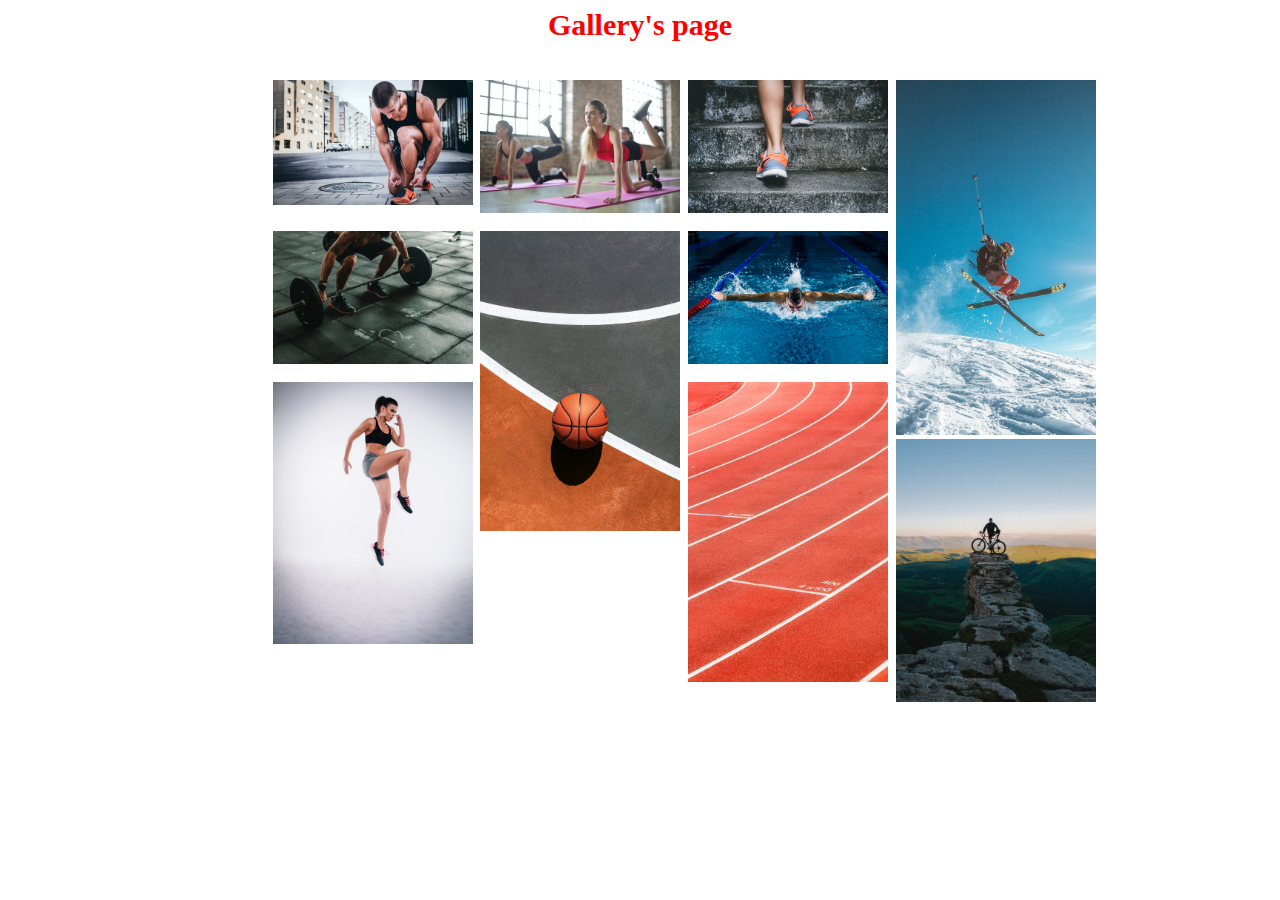
<file: ex01/src/index.html>
<html lang="en">
<head>
    <link rel="stylesheet" text="text/css" href="/ex01/src/index.css">
    <script src="/ex01/src/index.js"></script>
    <meta charset="UTF-8">
    <meta http-equiv="X-UA-Compatible" content="IE=edge">
    <meta name="viewport" content="width=device-width, initial-scale=1.0">
    <title>Gallery's page</title>
</head>
<body>
    <h1 class="h1">Gallery's page</h1>
    <div class="row">
        <div class="container">
            <img src="/ex01/images/img1.jpg" style="width: 200px;" alt="Marathon" onclick="onClick">
            
        </div>
        <div class="container">
            <img src="/ex01/images/img2.jpg" style="width: 200px;" alt="Gymnastic" onclick="onClick">
            
        </div>
        <div class="container">
            <img src="/ex01/images/img3.jpg" style="width: 200px;" alt="Climbing" onclick="onClick">
            
        </div>
        <div class="container">
            <img src="/ex01/images/img4.jpg" style="width: 200px;" alt="Skiing" onclick="onClick">
            
        </div>
        <div class="container">
            <img src="/ex01/images/img5.jpg" style="width: 200px;" alt="Weight lifting" onclick="onClick">
            
        </div>
        <div class="container">
            <img src="/ex01/images/img6.jpg" style="width: 200px;" alt="Basketball" onclick="onClick">
            
        </div>
        <div class="container">
            <img src="/ex01/images/img7.jpg" style="width: 200px;" alt="Swimming" onclick="onClick">
            
        </div>
        <div class="container">
            <img src="/ex01/images/img8.jpg" style="width: 200px;" alt="Jogging" onclick="onClick">
            
        </div>
        <div class="container">
            <img src="/ex01/images/img9.jpg" style="width: 200px;" alt="Running" onclick="onClick">
            
        </div>
        <div class="container">
            <img src="/ex01/images/img10.jpg" style="width: 200px;" alt="Cycling" onclick="onClick">
         
        </div>
        <div id="modal" class="modal3" onclick="onClick">
        <img class="modalcontent" id="img" width="100%"></div>
    </div>
    
</body>
</html>
</file>
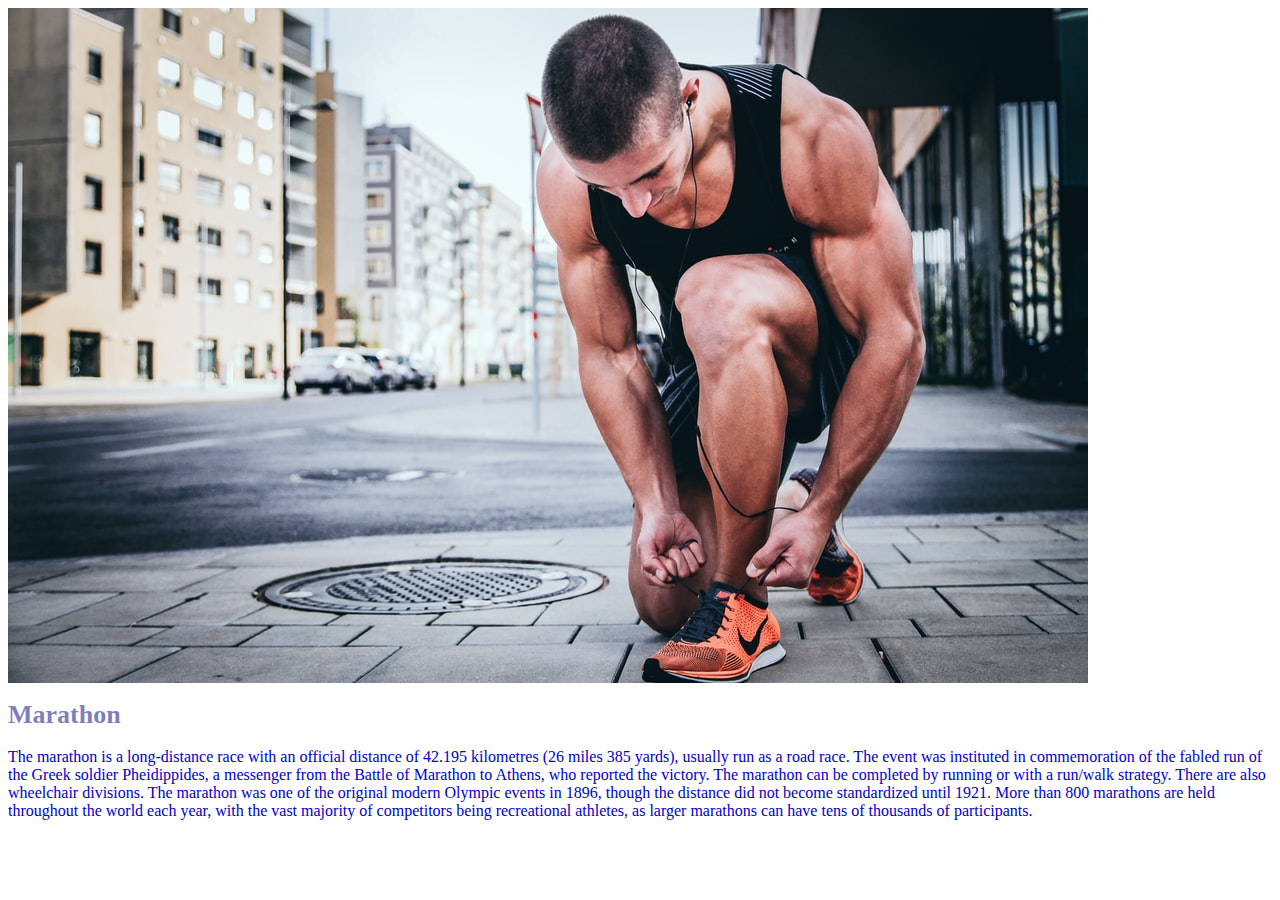
<file: ex01/src/image1.html>
<html>
<head>
<link rel="stylesheet" text="text/css" href="/ex01/src/index.css">
<script src="/ex01/src/index.js"></script>
<body>
<div class="container">
<img src="/ex01/images/img1.jpg" style="width: auto;" alt="Marathon" onclick="onClick">
<div class="title1"><h1>Marathon</h1></div>
<p class="opis">The marathon is a long-distance race with an official distance of 42.195 kilometres (26 miles 385 yards), usually run as a road race. The event was instituted in commemoration of the fabled run of the Greek soldier Pheidippides, a messenger from the Battle of Marathon to Athens, who reported the victory. The marathon can be completed by running or with a run/walk strategy. There are also wheelchair divisions.
 The marathon was one of the original modern Olympic events in 1896, though the distance did not become standardized until 1921. More than 800 marathons are held throughout the world each year, with the vast majority of competitors being recreational athletes, as larger marathons can have tens of thousands of participants.</p>
</div>
</body>
</head>
</html>
</file>
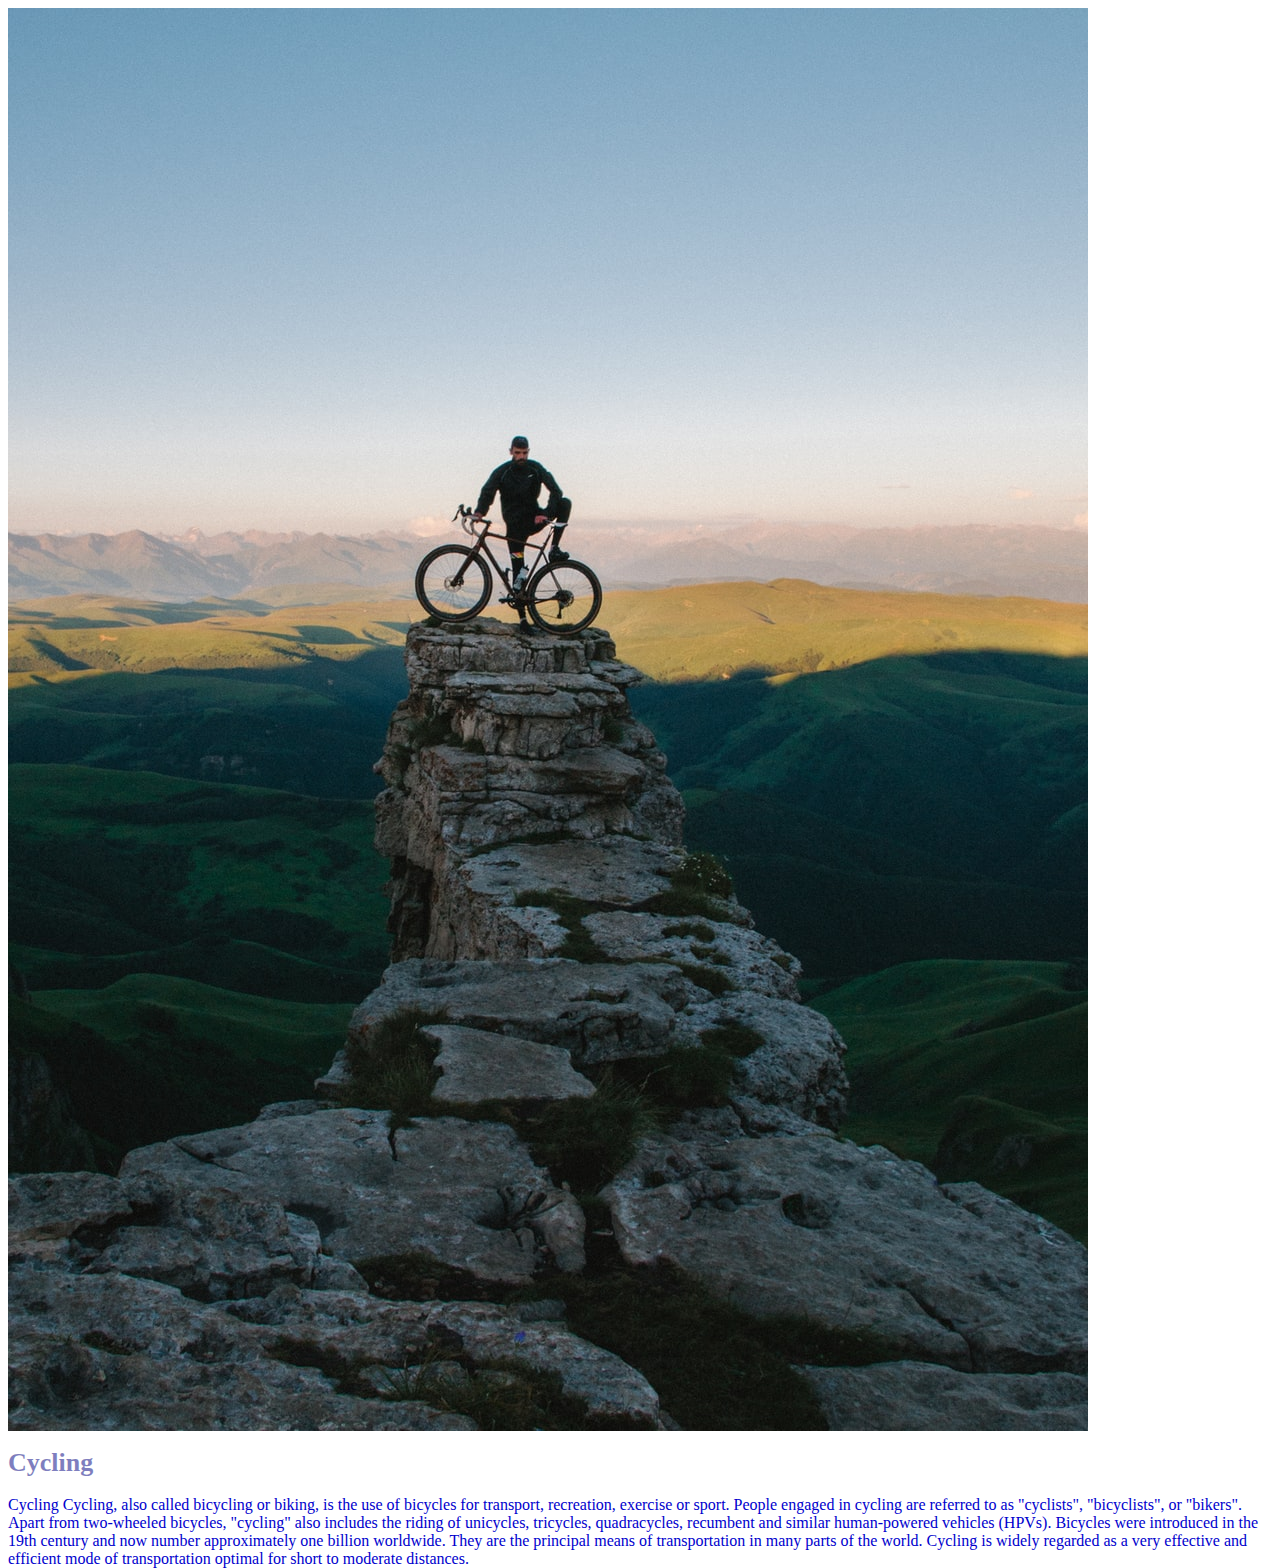
<file: ex01/src/image10.html>
<html>
<head>
<link rel="stylesheet" text="text/css" href="/ex01/src/index.css">
<script src="/ex01/src/index.js"></script>
<body>
<div class="container">
<img src="/ex01/images/img10.jpg" style="width: auto;" alt="Cycling" onclick="onClick">
<div class="title1"><h1>Cycling</h1></div>
<p class="opis">Cycling
Cycling, also called bicycling or biking, is the use of bicycles for transport, recreation, exercise or sport. People engaged in cycling are referred to as "cyclists", "bicyclists", or "bikers". Apart from two-wheeled bicycles, "cycling" also includes the riding of unicycles, tricycles, quadracycles, recumbent and similar human-powered vehicles (HPVs).
Bicycles were introduced in the 19th century and now number approximately one billion worldwide. They are the principal means of transportation in many parts of the world.
Cycling is widely regarded as a very effective and efficient mode of transportation optimal for short to moderate distances.</p>
</div>
</body>
</head>
</html>
</file>
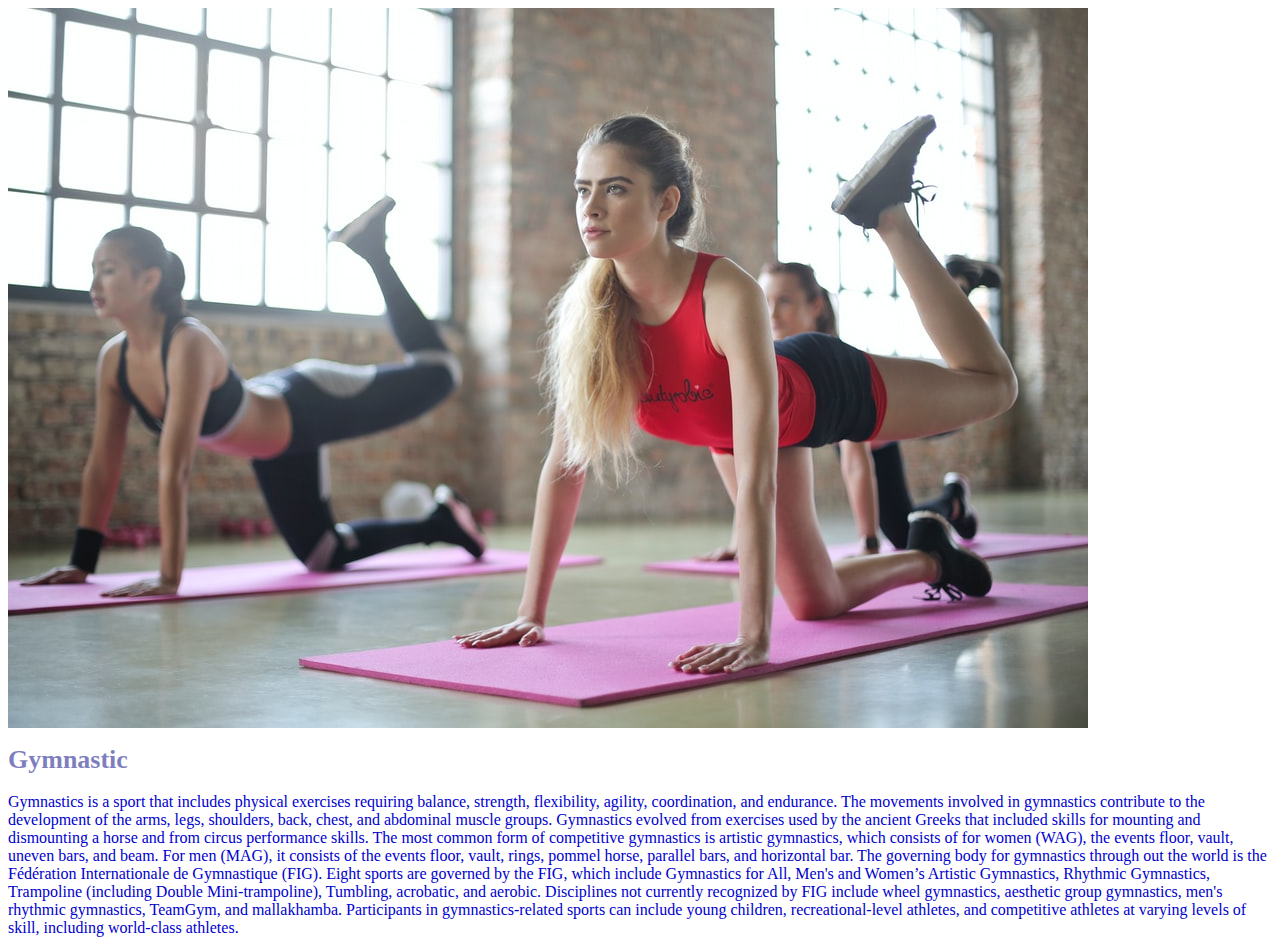
<file: ex01/src/image2.html>
<html>
<head>
<link rel="stylesheet" text="text/css" href="/ex01/src/index.css">
<script src="/ex01/src/index.js"></script>
<body>
<div class="container">
<img src="/ex01/images/img2.jpg" style="width: auto;" alt="Gymnastic" onclick="onClick">
<div class="title1"><h1>Gymnastic</h1></div>
<p class="opis">Gymnastics is a sport that includes physical exercises requiring balance, strength, flexibility, agility, coordination, and endurance. The movements involved in gymnastics contribute to the development of the arms, legs, shoulders, back, chest, and abdominal muscle groups. Gymnastics evolved from exercises used by the ancient Greeks that included skills for mounting and dismounting a horse and from circus performance skills.
The most common form of competitive gymnastics is artistic gymnastics, which consists of for women (WAG), the events floor, vault, uneven bars, and beam. For men (MAG), it consists of the events floor, vault, rings, pommel horse, parallel bars, and horizontal bar. The governing body for gymnastics through out the world is the Fédération Internationale de Gymnastique (FIG). Eight sports are governed by the FIG, which include Gymnastics for All, Men's and Women’s Artistic Gymnastics, Rhythmic Gymnastics, Trampoline (including Double Mini-trampoline), Tumbling, acrobatic, and aerobic. Disciplines not currently recognized by FIG include wheel gymnastics, aesthetic group gymnastics, men's rhythmic gymnastics, TeamGym, and mallakhamba.
Participants in gymnastics-related sports can include young children, recreational-level athletes, and competitive athletes at varying levels of skill, including world-class athletes.</p>
</div>
</body>
</head>
</html>
</file>
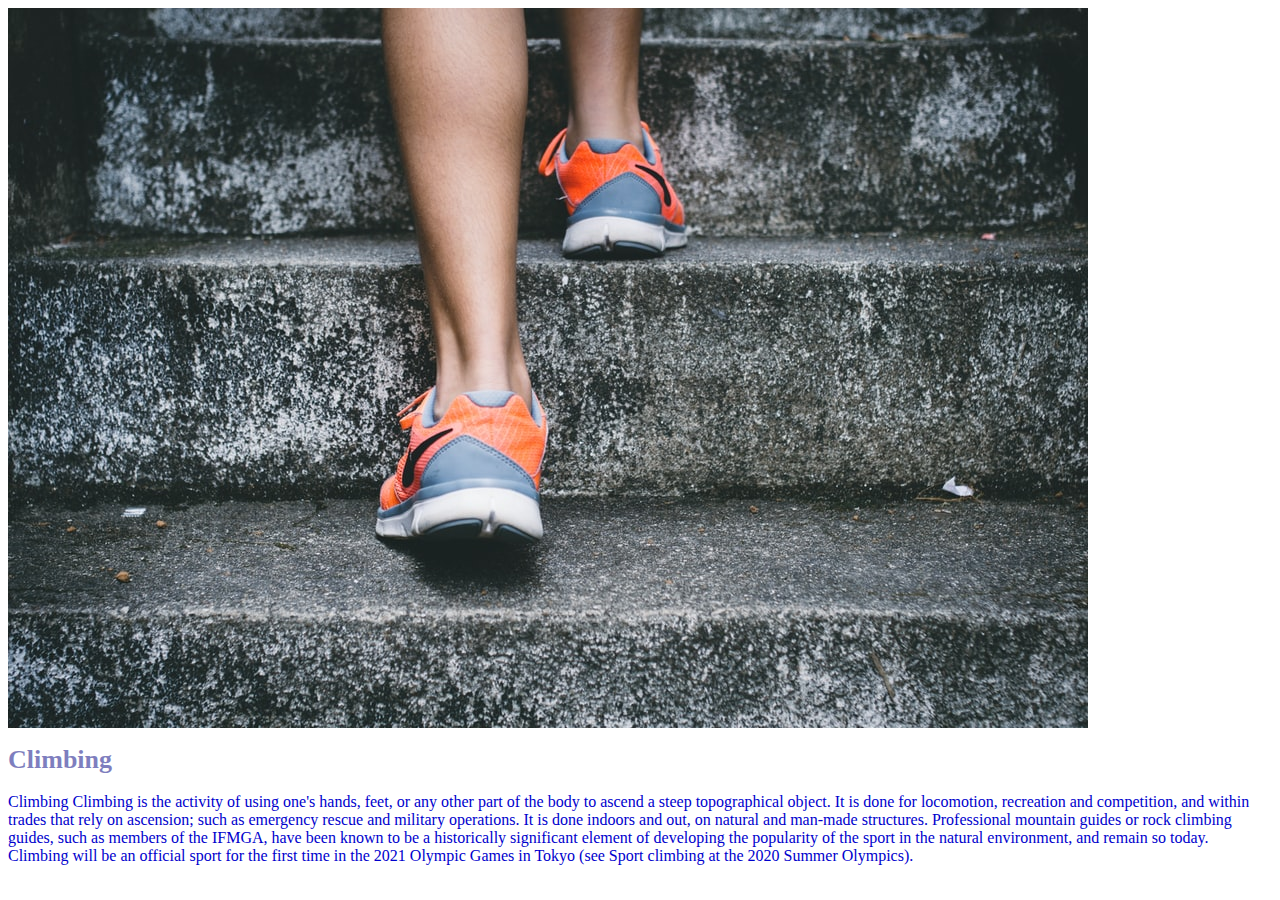
<file: ex01/src/image3.html>
<html>
<head>
<link rel="stylesheet" text="text/css" href="/ex01/src/index.css">
<script src="/ex01/src/index.js"></script>
<body>
<div class="container">
<img src="/ex01/images/img3.jpg" style="width: auto;" alt="Climbing" onclick="onClick">
<div class="title1"><h1>Climbing</h1></div>
<p class="opis">Climbing
Climbing is the activity of using one's hands, feet, or any other part of the body to ascend a steep topographical object. It is done for locomotion, recreation and competition, and within trades that rely on ascension; such as emergency rescue and military operations. It is done indoors and out, on natural and man-made structures. 
Professional mountain guides or rock climbing guides, such as members of the IFMGA, have been known to be a historically significant element of developing the popularity of the sport in the natural environment, and remain so today.
Climbing will be an official sport for the first time in the 2021 Olympic Games in Tokyo (see Sport climbing at the 2020 Summer Olympics).</p>
</div>
</body>
</head>
</html>
</file>
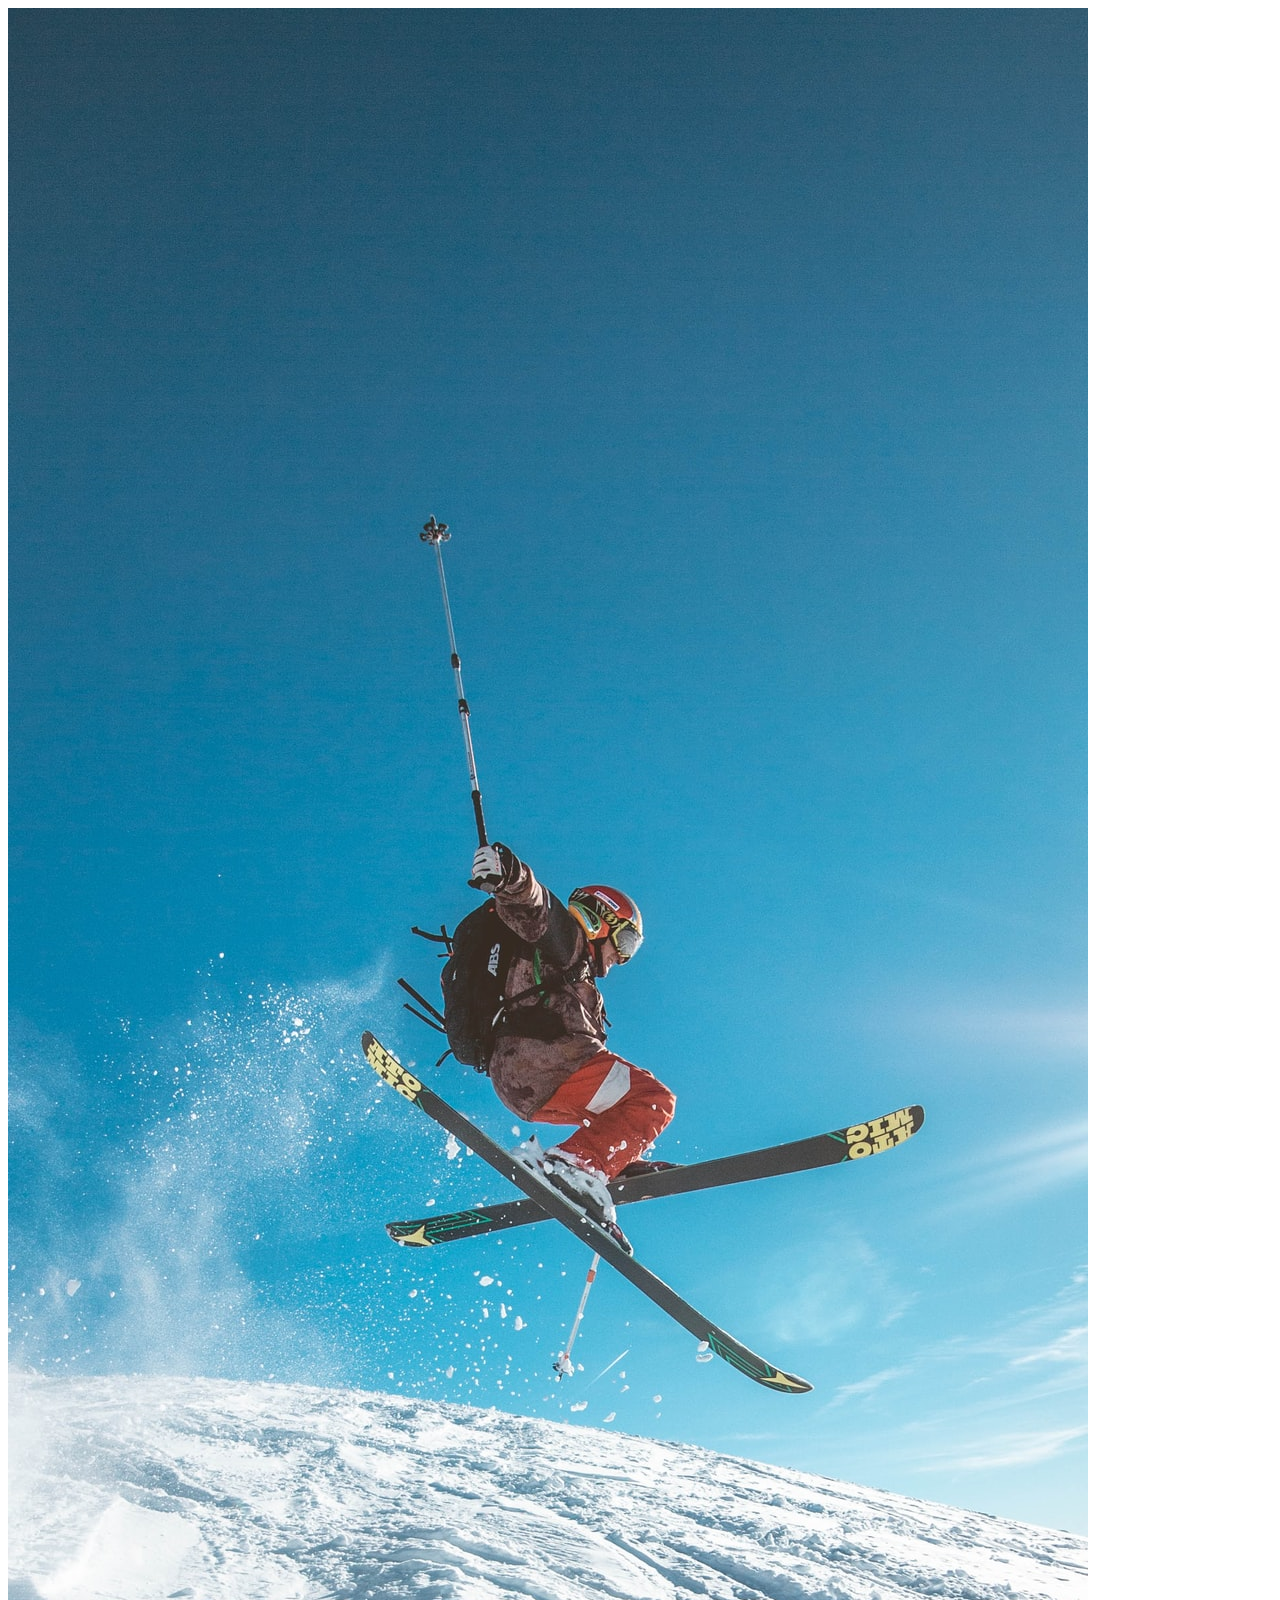
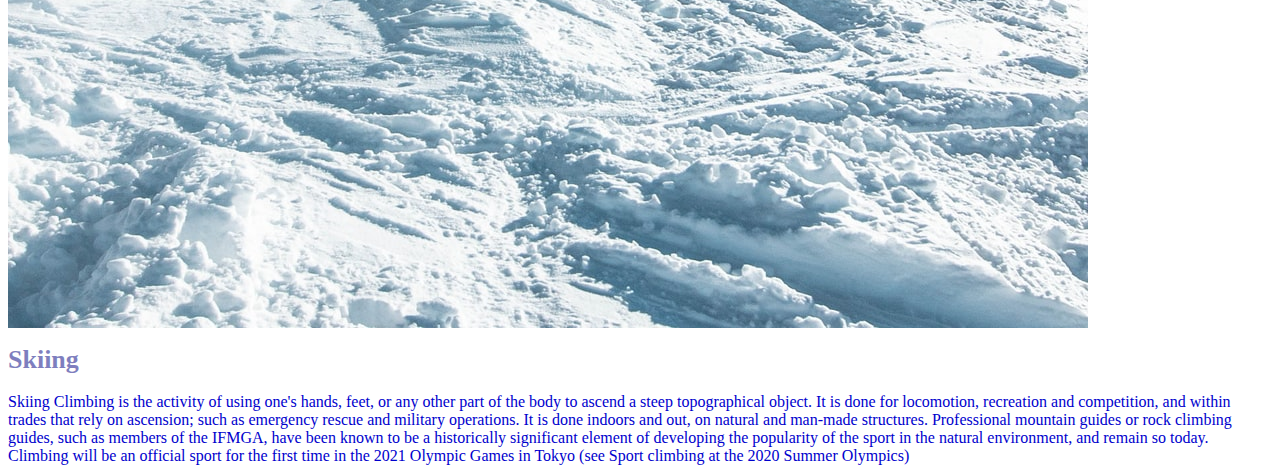
<file: ex01/src/image4.html>
<html>
<head>
<link rel="stylesheet" text="text/css" href="/ex01/src/index.css">
<script src="/ex01/src/index.js"></script>
<body>
<div class="container">
<img src="/ex01/images/img4.jpg" style="width: auto;" alt="Skiing" onclick="onClick">
<div class="title1"><h1>Skiing</h1></div>
<p class="opis">Skiing
Climbing is the activity of using one's hands, feet, or any other part of the body to ascend a steep topographical object. It is done for locomotion, recreation and competition, and within trades that rely on ascension; such as emergency rescue and military operations. It is done indoors and out, on natural and man-made structures.
Professional mountain guides or rock climbing guides, such as members of the IFMGA, have been known to be a historically significant element of developing the popularity of the sport in the natural environment, and remain so today.
Climbing will be an official sport for the first time in the 2021 Olympic Games in Tokyo (see Sport climbing at the 2020 Summer Olympics)</p>
</div>
</body>
</head>
</html>
</file>
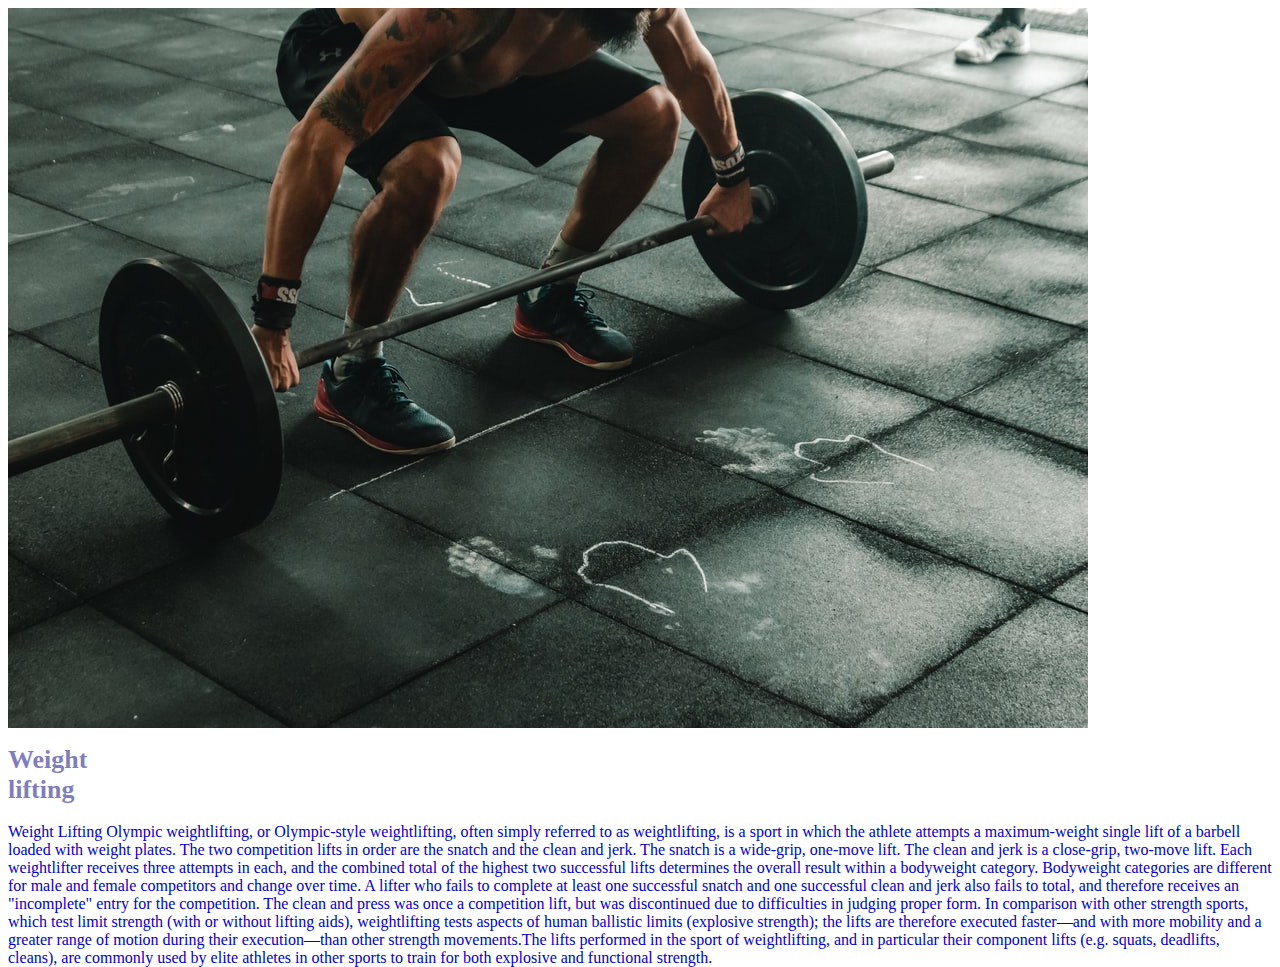
<file: ex01/src/image5.html>
<html>
<head>
<link rel="stylesheet" text="text/css" href="/ex01/src/index.css">
<script src="/ex01/src/index.js"></script>
<body>
<div class="container">
<img src="/ex01/images/img5.jpg" style="width: auto;" alt="Weight lifting" onclick="onClick">
<div class="title1"><h1>Weight lifting</h1></div>
<p class="opis">
Weight Lifting
Olympic weightlifting, or Olympic-style weightlifting, often simply referred to as weightlifting, is a sport in which the athlete attempts a maximum-weight single lift of a barbell loaded with weight plates.
The two competition lifts in order are the snatch and the clean and jerk. The snatch is a wide-grip, one-move lift. The clean and jerk is a close-grip, two-move lift. Each weightlifter receives three attempts in each, and the combined total of the highest two successful lifts determines the overall result within a bodyweight category. Bodyweight categories are different for male and female competitors and change over time. A lifter who fails to complete at least one successful snatch and one successful clean and jerk also fails to total, and therefore receives an "incomplete" entry for the competition. The clean and press was once a competition lift, but was discontinued due to difficulties in judging proper form.
In comparison with other strength sports, which test limit strength (with or without lifting aids), weightlifting tests aspects of human ballistic limits (explosive strength); the lifts are therefore executed faster—and with more mobility and a greater range of motion during their execution—than other strength movements.The lifts performed in the sport of weightlifting, and in particular their component lifts (e.g. squats, deadlifts, cleans), are commonly used by elite athletes in other sports to train for both explosive and functional strength.</p>
</div>
</body>
</head>
</html>
</file>
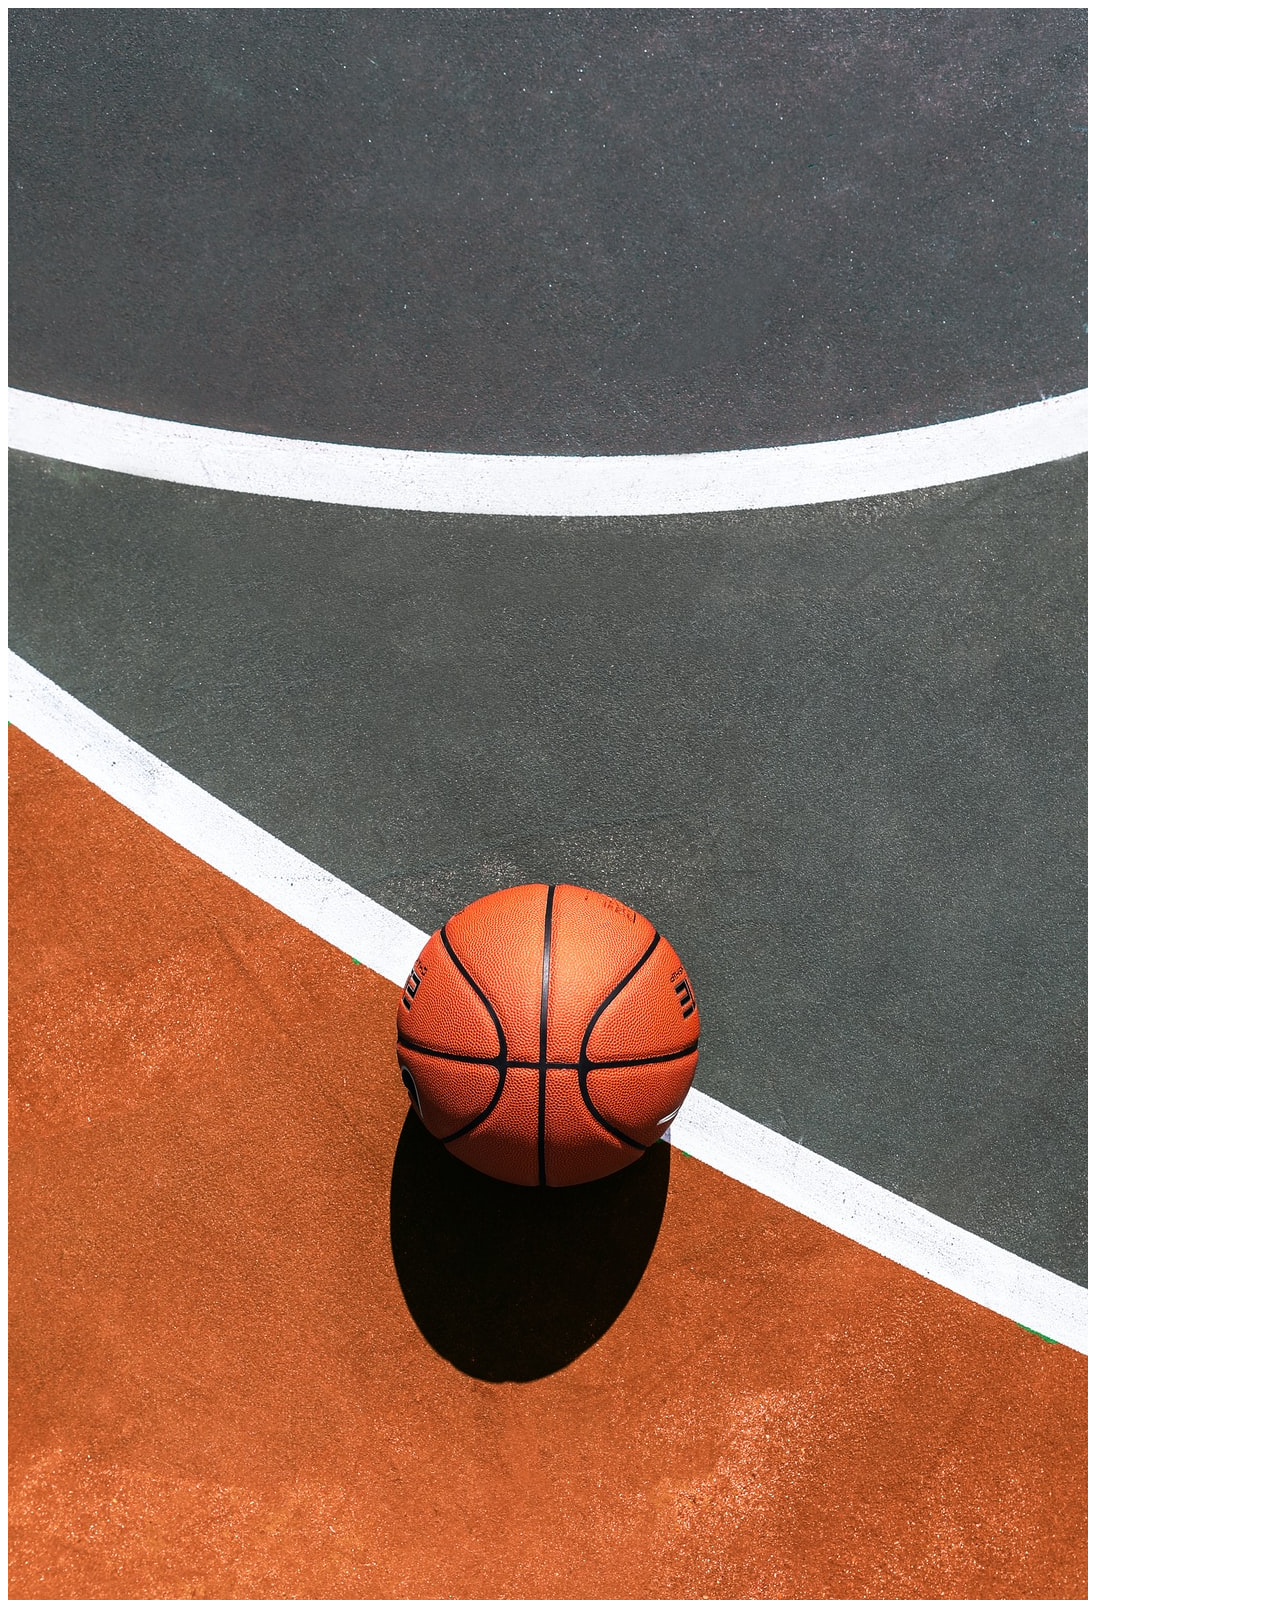
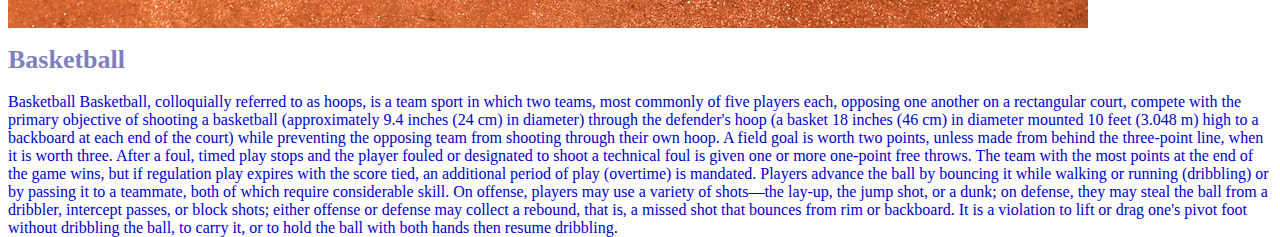
<file: ex01/src/image6.html>
<html>
<head>
<link rel="stylesheet" text="text/css" href="/ex01/src/index.css">
<script src="/ex01/src/index.js"></script>
<body>
<div class="container">
<img src="/ex01/images/img6.jpg" style="width: auto;" alt="Basketball" onclick="onClick">
<div class="title1"><h1>Basketball</h1></div>
<p class="opis">Basketball
Basketball, colloquially referred to as hoops, is a team sport in which two teams, most commonly of five players each, opposing one another on a rectangular court, compete with the primary objective of shooting a basketball (approximately 9.4 inches (24 cm) in diameter) through the defender's hoop (a basket 18 inches (46 cm) in diameter mounted 10 feet (3.048 m) high to a backboard at each end of the court) while preventing the opposing team from shooting through their own hoop. A field goal is worth two points, unless made from behind the three-point line, when it is worth three. After a foul, timed play stops and the player fouled or designated to shoot a technical foul is given one or more one-point free throws. The team with the most points at the end of the game wins, but if regulation play expires with the score tied, an additional period of play (overtime) is mandated.
Players advance the ball by bouncing it while walking or running (dribbling) or by passing it to a teammate, both of which require considerable skill. On offense, players may use a variety of shots—the lay-up, the jump shot, or a dunk; on defense, they may steal the ball from a dribbler, intercept passes, or block shots; either offense or defense may collect a rebound, that is, a missed shot that bounces from rim or backboard. It is a violation to lift or drag one's pivot foot without dribbling the ball, to carry it, or to hold the ball with both hands then resume dribbling.</p>
</div>
</body>
</head>
</html>
</file>
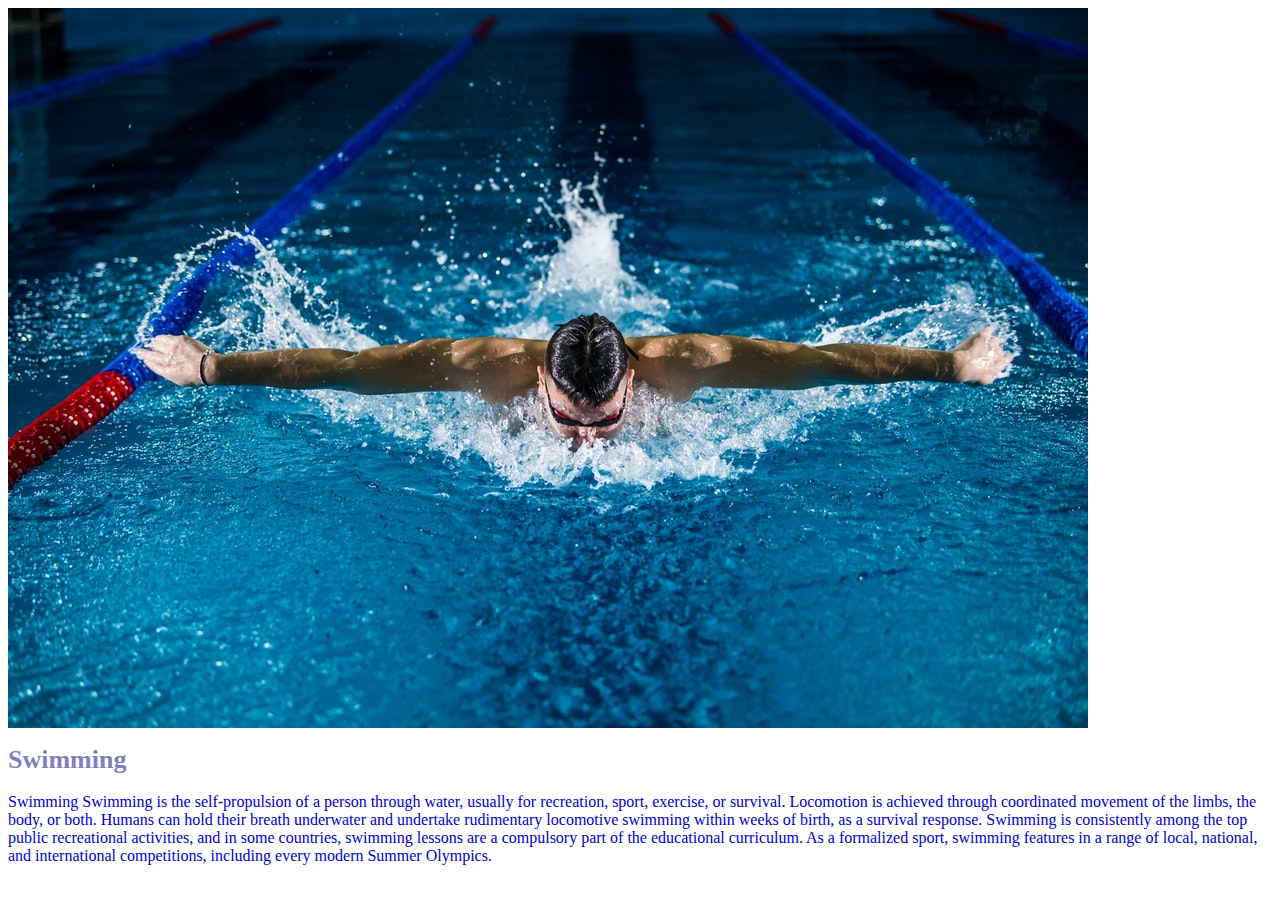
<file: ex01/src/image7.html>
<html>
<head>
<link rel="stylesheet" text="text/css" href="/ex01/src/index.css">
<script src="/ex01/src/index.js"></script>
<body>
<div class="container">
<img src="/ex01/images/img7.jpg" style="width: auto;" alt="Swimming" onclick="onClick">
<div class="title1"><h1>Swimming</h1></div>
<p class="opis">Swimming
Swimming is the self-propulsion of a person through water, usually for recreation, sport, exercise, or survival. Locomotion is achieved through coordinated movement of the limbs, the body, or both. Humans can hold their breath underwater and undertake rudimentary locomotive swimming within weeks of birth, as a survival response.
Swimming is consistently among the top public recreational activities, and in some countries, swimming lessons are a compulsory part of the educational curriculum. As a formalized sport, swimming features in a range of local, national, and international competitions, including every modern Summer Olympics.</p>
</div>
</body>
</head>
</html>
</file>
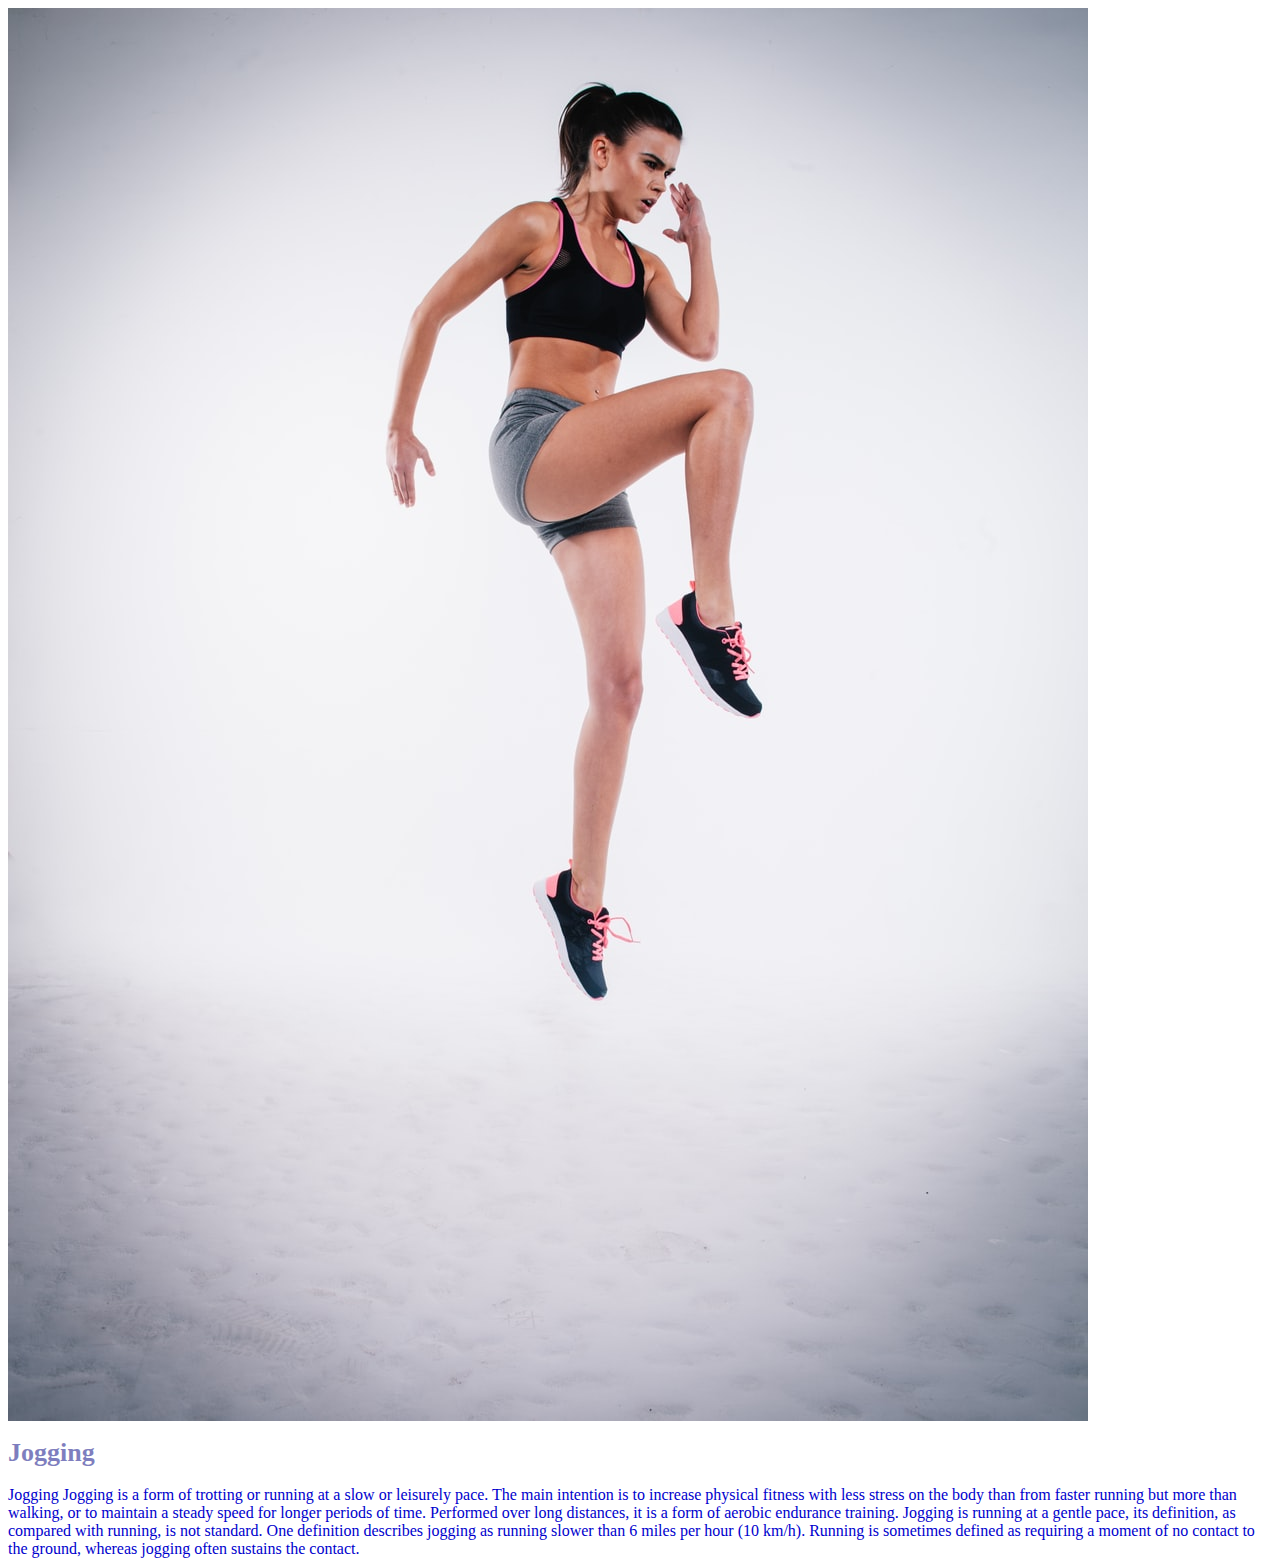
<file: ex01/src/image8.html>
<html>
<head>
<link rel="stylesheet" text="text/css" href="/ex01/src/index.css">
<script src="/ex01/src/index.js"></script>
<body>
<div class="container">
<img src="/ex01/images/img8.jpg" style="width: auto;" alt="Jogging" onclick="onClick">
<div class="title1"><h1>Jogging</h1></div>
<p class="opis">Jogging
Jogging is a form of trotting or running at a slow or leisurely pace. The main intention is to increase physical fitness with less stress on the body than from faster running but more than walking, or to maintain a steady speed for longer periods of time. Performed over long distances, it is a form of aerobic endurance training.
Jogging is running at a gentle pace, its definition, as compared with running, is not standard. One definition describes jogging as running slower than 6 miles per hour (10 km/h). Running is sometimes defined as requiring a moment of no contact to the ground, whereas jogging often sustains the contact.</p>
</div>
</body>
</head>
</html>
</file>
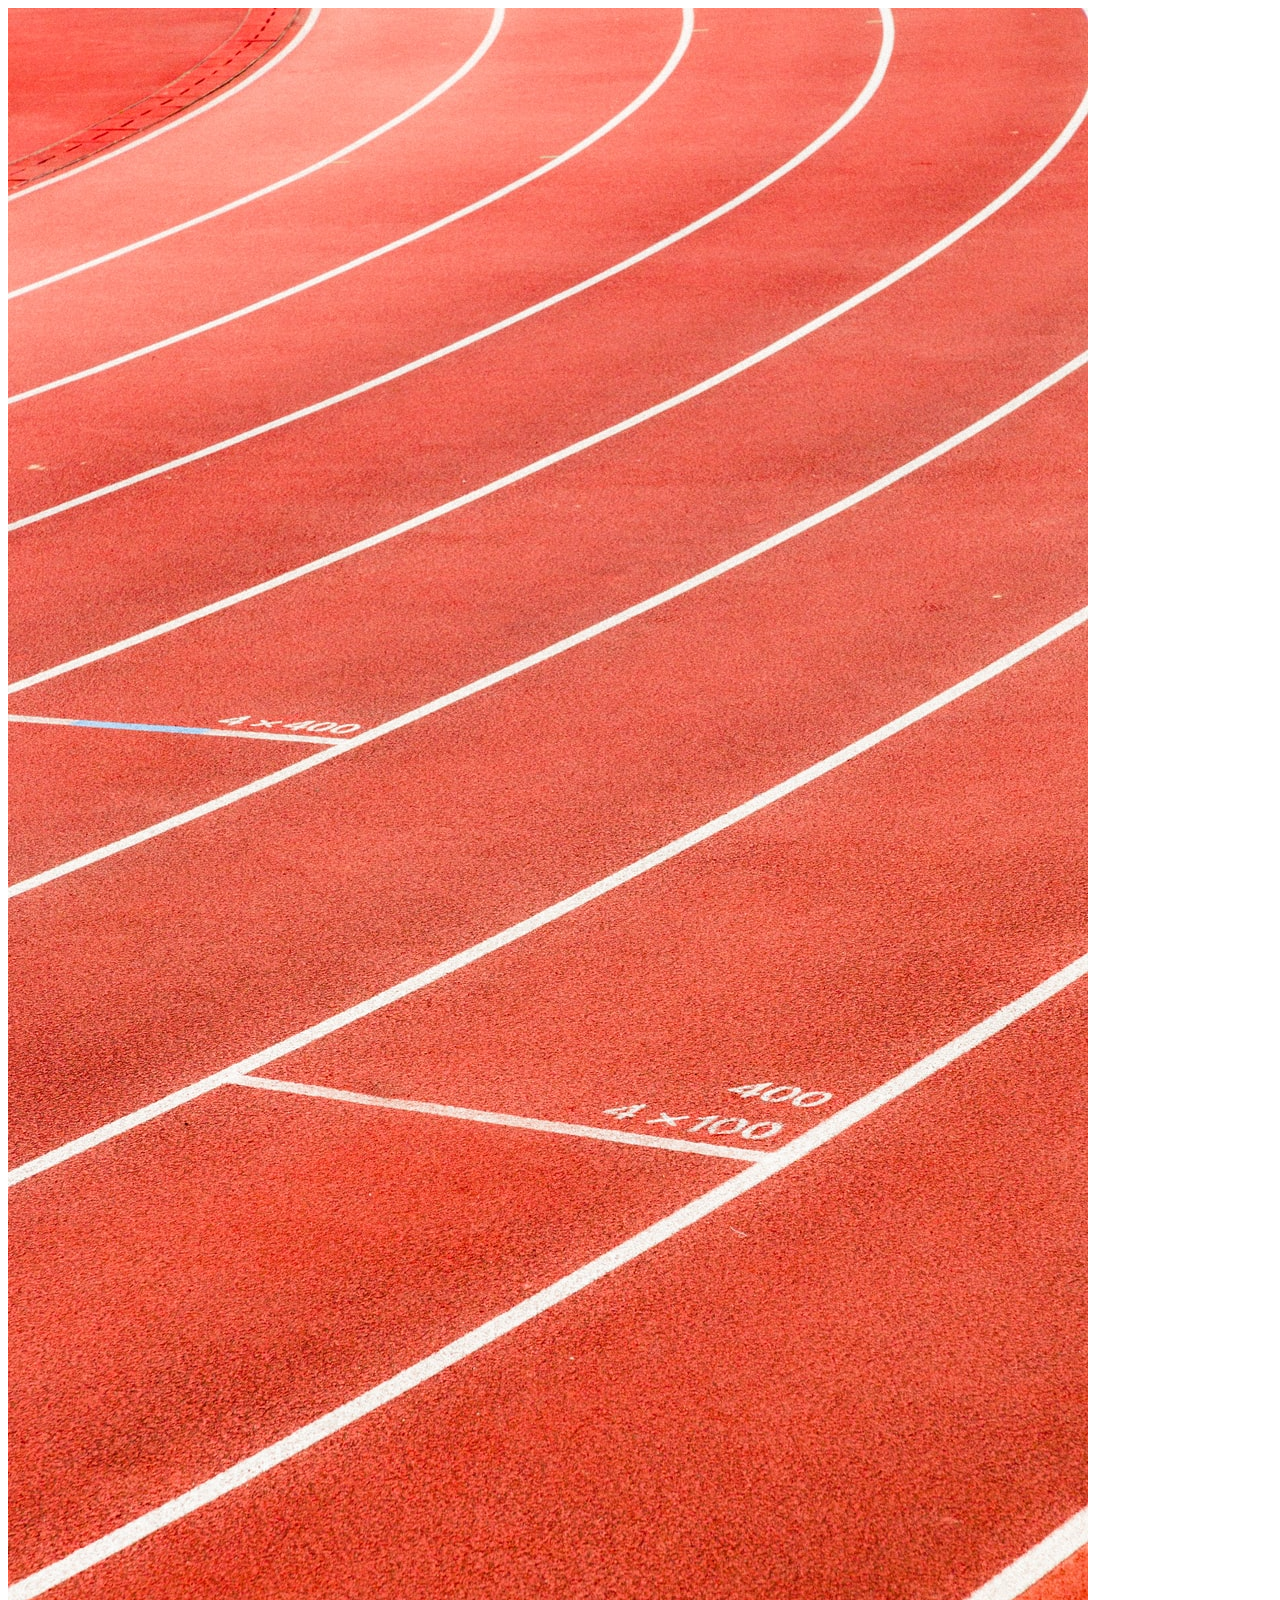
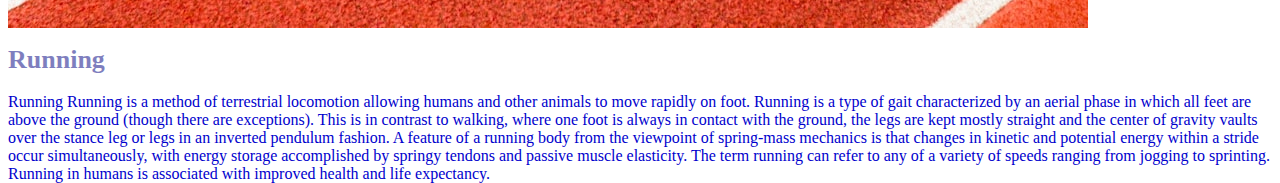
<file: ex01/src/image9.html>
<html>
<head>
<link rel="stylesheet" text="text/css" href="/ex01/src/index.css">
<script src="/ex01/src/index.js"></script>
<body>
<div class="container">
<img src="/ex01/images/img9.jpg" style="width: auto;" alt="Running" onclick="onClick">
<div class="title1"><h1>Running</h1></div>
<p class="opis">Running
Running is a method of terrestrial locomotion allowing humans and other animals to move rapidly on foot. Running is a type of gait characterized by an aerial phase in which all feet are above the ground (though there are exceptions). This is in contrast to walking, where one foot is always in contact with the ground, the legs are kept mostly straight and the center of gravity vaults over the stance leg or legs in an inverted pendulum fashion. A feature of a running body from the viewpoint of spring-mass mechanics is that changes in kinetic and potential energy within a stride occur simultaneously, with energy storage accomplished by springy tendons and passive muscle elasticity. The term running can refer to any of a variety of speeds ranging from jogging to sprinting.
Running in humans is associated with improved health and life expectancy.</p>
</div>
</body>
</head>
</html>
</file>
<file: ex01/src/index.css>
.body{
    margin: 0;
    background-color: white;
    counter-increment: inherit;

}
.h1 {
    text-align: center;
    color: red;
    font-size: 30px;
    margin-bottom: 1cm;
}
.row {
    display: grid;
    grid-template-columns: repeat(4, 5.5cm);
    grid-template-rows: repeat(4, 4.0cm);
    margin-left: 7cm; 
    background-image: linear-gradient(0, 0, 0, 0.5); 
       
}
.modalcontent {
    opacity: 0.5;
    pointer-events: fill;
    background: slategrey;
}
.title {
    color: navy;
    content: '';
    width: 25px;
    border-top: 4px;
    display: block;
    margin: 0 auto;
    margin-top: 25px;
    padding: 15px; float: left;
    font-size: small; 
    text-align: center;
    opacity: 0.5;
    transition: 1s;  

}
.title1 {
    color: navy;
    content: '';
    width: 25px;
    font-size: small; 
    text-align: center;
    opacity: 0.5;
    transition: 1s;     
}
.opis {
    text-align: left;
    text-justify: newspaper;
    color: mediumblue;
    font-size: 16;
    margin: 0;
}

.container:nth-child(1) {
grid-column: span 1;
grid-row: span 1;
float: left; 
    
}
.container:nth-child(2) {
    grid-column: span 1;
    grid-row: span 1;
    column-gap: 1;
    row-gap: 0;
}
.container:nth-child(5) {
    grid-column: 1;
    grid-row: 2;
}
.container:nth-child(8) {
    grid-column: 1;
    grid-row: 3;
}
.container:nth-child(9) {
    grid-column: 3;
    grid-row: 3;
    }
.container:nth-child(10) {
margin-top: 5.5cm;
width: fit-content;
        }
.container {
background: center;
}
</file>
